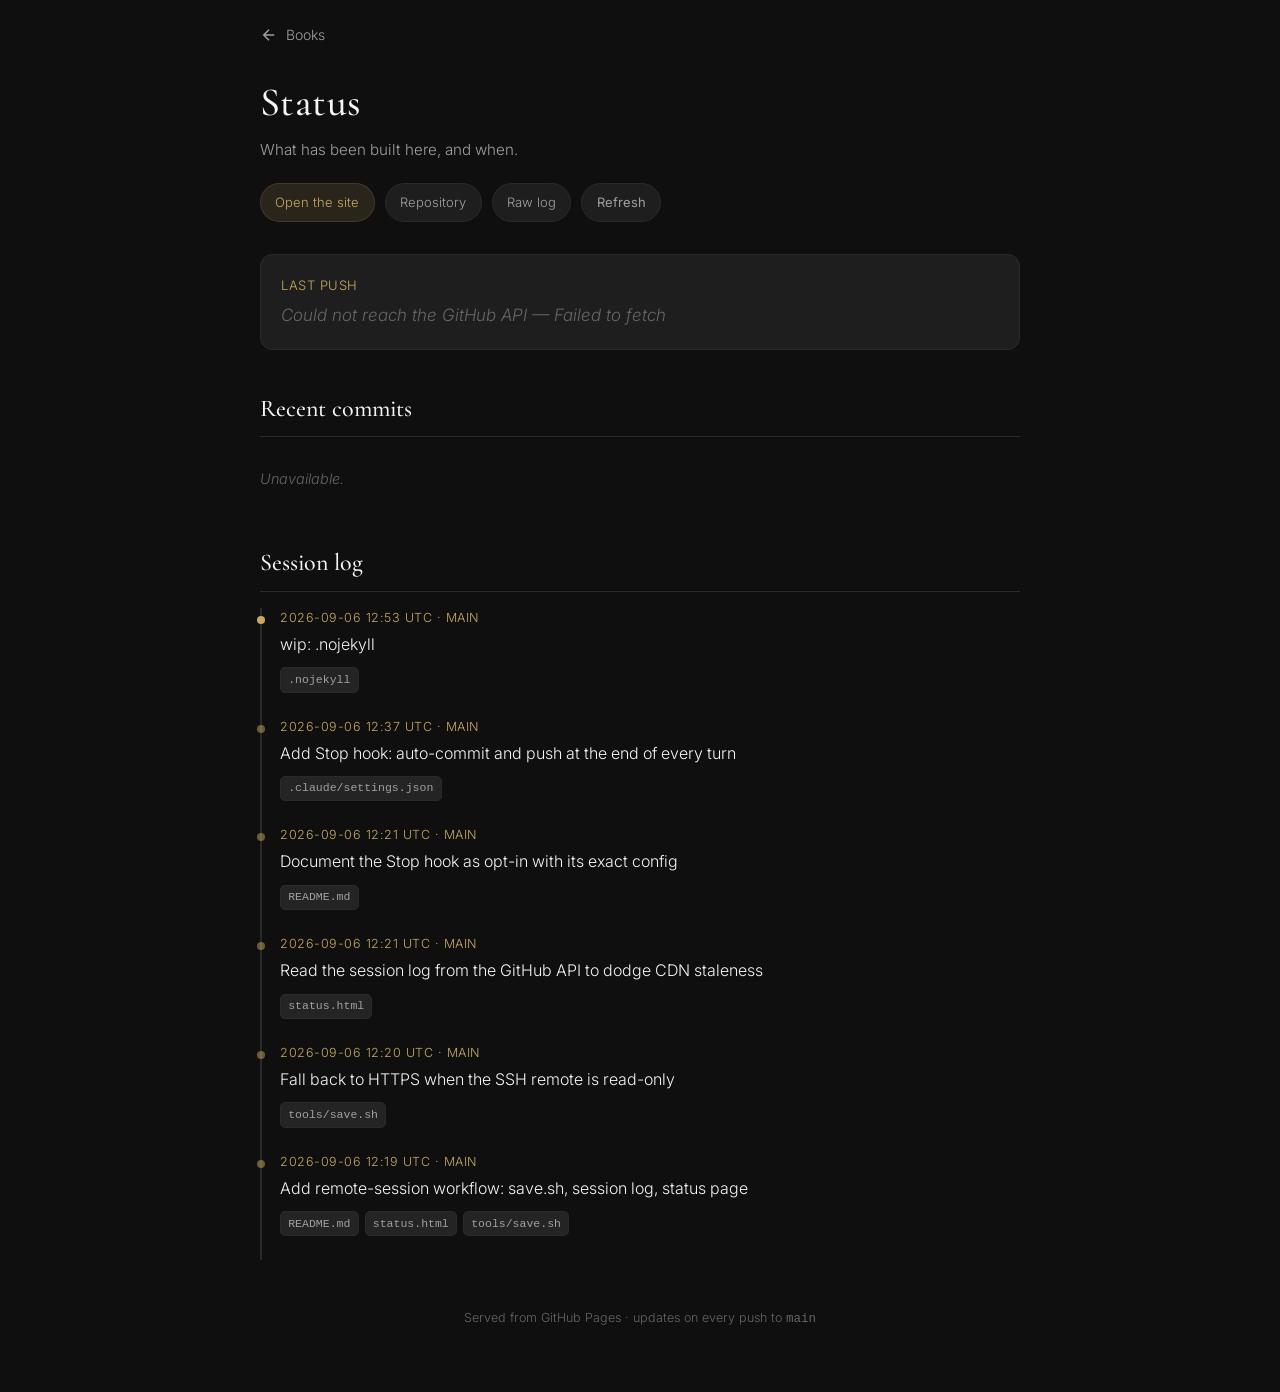
<file: status.html>
<!DOCTYPE html>
<html lang="en">
<head>
<meta charset="UTF-8">
<meta name="viewport" content="width=device-width, initial-scale=1.0">
<title>Status | Books</title>
<link rel="preconnect" href="https://fonts.googleapis.com">
<link rel="preconnect" href="https://fonts.gstatic.com" crossorigin>
<link href="https://fonts.googleapis.com/css2?family=Cormorant+Garamond:wght@400;500;600&family=Inter:wght@300;400;500;600&display=swap" rel="stylesheet">
<style>
:root {
    --bg-primary: #0f0f0f;
    --bg-card: #1e1e1e;
    --bg-tertiary: #242424;
    --text-primary: #f5f5f5;
    --text-secondary: #a0a0a0;
    --text-muted: #666666;
    --accent: #c9a962;
    --accent-soft: rgba(201, 169, 98, 0.15);
    --border: #2a2a2a;
    --font-serif: 'Cormorant Garamond', Georgia, serif;
    --font-sans: 'Inter', -apple-system, BlinkMacSystemFont, sans-serif;
}
*, *::before, *::after { box-sizing: border-box; margin: 0; padding: 0; }
body {
    background: var(--bg-primary);
    color: var(--text-primary);
    font-family: var(--font-sans);
    font-weight: 300;
    line-height: 1.6;
    padding: 1.5rem 1.25rem 4rem;
    -webkit-font-smoothing: antialiased;
}
.container { max-width: 760px; margin: 0 auto; }

header { margin-bottom: 2rem; }
.back-link {
    display: inline-flex; align-items: center; gap: 0.5rem;
    color: var(--text-secondary); text-decoration: none;
    font-size: 0.875rem; margin-bottom: 1.5rem;
    transition: color 150ms ease;
}
.back-link:hover { color: var(--accent); }
h1 { font-family: var(--font-serif); font-size: 2.5rem; font-weight: 500; letter-spacing: 0.01em; }
.subtitle { color: var(--text-secondary); font-size: 0.95rem; margin-top: 0.25rem; }

.actions { display: flex; flex-wrap: wrap; gap: 0.625rem; margin-top: 1.25rem; }
.action {
    display: inline-flex; align-items: center; gap: 0.4rem;
    padding: 0.5rem 0.9rem; border-radius: 999px;
    border: 1px solid var(--border); background: var(--bg-card);
    color: var(--text-secondary); text-decoration: none;
    font-size: 0.8125rem; font-family: inherit; cursor: pointer;
    transition: all 150ms ease;
}
.action:hover { border-color: var(--accent); color: var(--accent); }
.action.primary { border-color: var(--accent-soft); color: var(--accent); background: var(--accent-soft); }

h2 {
    font-family: var(--font-serif); font-size: 1.5rem; font-weight: 500;
    margin: 2.5rem 0 1rem; padding-bottom: 0.5rem;
    border-bottom: 1px solid var(--border);
}

.pulse {
    background: var(--bg-card); border: 1px solid var(--border);
    border-radius: 12px; padding: 1.25rem; margin-top: 1.5rem;
}
.pulse .when { color: var(--accent); font-size: 0.8125rem; letter-spacing: 0.04em; text-transform: uppercase; }
.pulse .what { font-size: 1.0625rem; margin-top: 0.4rem; word-break: break-word; }
.pulse .meta { color: var(--text-muted); font-size: 0.8125rem; margin-top: 0.5rem; }

ol.commits { list-style: none; }
ol.commits li {
    display: flex; gap: 0.875rem; padding: 0.875rem 0;
    border-bottom: 1px solid var(--border);
}
ol.commits li:last-child { border-bottom: none; }
.sha {
    flex-shrink: 0; font-family: ui-monospace, SFMono-Regular, Menlo, monospace;
    font-size: 0.75rem; color: var(--accent); text-decoration: none;
    background: var(--accent-soft); padding: 0.15rem 0.45rem;
    border-radius: 5px; height: fit-content; margin-top: 0.15rem;
}
.commit-body { min-width: 0; }
.commit-msg { font-size: 0.9375rem; word-break: break-word; }
.commit-meta { color: var(--text-muted); font-size: 0.78125rem; margin-top: 0.15rem; }

.entry { border-left: 2px solid var(--border); padding: 0 0 1.5rem 1.125rem; position: relative; }
.entry::before {
    content: ''; position: absolute; left: -5px; top: 0.5rem;
    width: 8px; height: 8px; border-radius: 50%;
    background: var(--accent); opacity: 0.5;
}
.entry:first-child::before { opacity: 1; }
.entry .stamp { color: var(--accent); font-size: 0.78125rem; letter-spacing: 0.04em; text-transform: uppercase; }
.entry .msg { margin-top: 0.25rem; word-break: break-word; }
.files { display: flex; flex-wrap: wrap; gap: 0.375rem; margin-top: 0.625rem; }
.file {
    font-family: ui-monospace, SFMono-Regular, Menlo, monospace;
    font-size: 0.72rem; color: var(--text-secondary);
    background: var(--bg-tertiary); border: 1px solid var(--border);
    padding: 0.15rem 0.45rem; border-radius: 5px;
    max-width: 100%; overflow: hidden; text-overflow: ellipsis; white-space: nowrap;
}
.muted { color: var(--text-muted); font-size: 0.9rem; font-style: italic; }
footer { margin-top: 3rem; color: var(--text-muted); font-size: 0.78125rem; text-align: center; }
</style>
</head>
<body>
<div class="container">
    <header>
        <a class="back-link" href="./">
            <svg width="18" height="18" viewBox="0 0 24 24" fill="none" stroke="currentColor" stroke-width="2"><path d="M19 12H5M12 19l-7-7 7-7"/></svg>
            <span>Books</span>
        </a>
        <h1>Status</h1>
        <p class="subtitle">What has been built here, and when.</p>
        <div class="actions">
            <a class="action primary" href="./">Open the site</a>
            <a class="action" href="https://github.com/rashyl6/books" target="_blank" rel="noopener">Repository</a>
            <a class="action" href="https://github.com/rashyl6/books/blob/main/SESSION-LOG.md" target="_blank" rel="noopener">Raw log</a>
            <button class="action" id="refresh" type="button">Refresh</button>
        </div>
    </header>

    <div class="pulse" id="pulse">
        <div class="when">Last push</div>
        <div class="what muted">Loading…</div>
    </div>

    <h2>Recent commits</h2>
    <ol class="commits" id="commits"><li><span class="muted">Loading…</span></li></ol>

    <h2>Session log</h2>
    <div id="log"><p class="muted">Loading…</p></div>

    <footer>Served from GitHub Pages · updates on every push to <code>main</code></footer>
</div>

<script>
const REPO = 'rashyl6/books';

function ago(date) {
    const s = Math.floor((Date.now() - date.getTime()) / 1000);
    if (s < 60) return 'just now';
    const units = [['minute', 60], ['hour', 3600], ['day', 86400], ['week', 604800], ['month', 2629800], ['year', 31557600]];
    let label = 'just now';
    for (const [name, size] of units) {
        if (s < size) break;
        const n = Math.floor(s / size);
        label = n + ' ' + name + (n === 1 ? '' : 's') + ' ago';
    }
    return label;
}

function el(tag, cls, text) {
    const n = document.createElement(tag);
    if (cls) n.className = cls;
    if (text !== undefined) n.textContent = text;
    return n;
}

async function loadCommits() {
    const list = document.getElementById('commits');
    const pulse = document.getElementById('pulse');
    try {
        const res = await fetch('https://api.github.com/repos/' + REPO + '/commits?per_page=20', {
            headers: { Accept: 'application/vnd.github+json' }
        });
        if (!res.ok) throw new Error('GitHub API returned ' + res.status);
        const commits = await res.json();
        if (!commits.length) throw new Error('no commits');

        const top = commits[0];
        const when = new Date(top.commit.author.date);
        pulse.replaceChildren(
            el('div', 'when', 'Last push · ' + ago(when)),
            el('div', 'what', top.commit.message.split('\n')[0]),
            el('div', 'meta', when.toLocaleString() + ' · ' + (top.commit.author.name || 'unknown'))
        );

        list.replaceChildren(...commits.map(c => {
            const li = el('li');
            const sha = el('a', 'sha', c.sha.slice(0, 7));
            sha.href = c.html_url;
            sha.target = '_blank';
            sha.rel = 'noopener';
            const body = el('div', 'commit-body');
            body.append(
                el('div', 'commit-msg', c.commit.message.split('\n')[0]),
                el('div', 'commit-meta', ago(new Date(c.commit.author.date)) + ' · ' + (c.commit.author.name || 'unknown'))
            );
            li.append(sha, body);
            return li;
        }));
    } catch (err) {
        pulse.replaceChildren(
            el('div', 'when', 'Last push'),
            el('div', 'what muted', 'Could not reach the GitHub API — ' + err.message)
        );
        list.replaceChildren(el('li', 'muted', 'Unavailable.'));
    }
}

// The log format is written by tools/save.sh, so it is parsed directly rather
// than run through a general markdown renderer.
function parseLog(text) {
    const marker = text.indexOf('<!-- log -->');
    const body = marker === -1 ? text : text.slice(marker + '<!-- log -->'.length);
    return body.split(/\n(?=### )/)
        .map(chunk => chunk.trim())
        .filter(chunk => chunk.startsWith('### '))
        .map(chunk => {
            const lines = chunk.split('\n');
            const stamp = lines[0].replace(/^###\s*/, '');
            const files = [];
            const msg = [];
            for (const line of lines.slice(1)) {
                const file = line.match(/^-\s*`(.+)`\s*$/);
                if (file) files.push(file[1]);
                else if (line.trim()) msg.push(line.trim());
            }
            return { stamp, message: msg.join(' '), files };
        });
}

// The Pages CDN can serve a minutes-old copy of SESSION-LOG.md, which would
// show a log that lags the commits listed right above it. The GitHub API is
// authoritative and fresh, so it goes first; the served file is the fallback
// for when the API is rate-limited or this page is opened from disk.
async function fetchLog() {
    try {
        const res = await fetch('https://api.github.com/repos/' + REPO + '/contents/SESSION-LOG.md?ref=main', {
            headers: { Accept: 'application/vnd.github.raw' }
        });
        if (res.ok) return await res.text();
    } catch (err) {
        /* fall through to the local copy */
    }
    const res = await fetch('SESSION-LOG.md?t=' + Date.now());
    if (!res.ok) throw new Error('SESSION-LOG.md returned ' + res.status);
    return await res.text();
}

async function loadLog() {
    const target = document.getElementById('log');
    try {
        const entries = parseLog(await fetchLog());
        if (!entries.length) {
            target.replaceChildren(el('p', 'muted', 'No entries yet — the first save will write one.'));
            return;
        }
        target.replaceChildren(...entries.map(entry => {
            const div = el('div', 'entry');
            div.append(el('div', 'stamp', entry.stamp), el('div', 'msg', entry.message));
            if (entry.files.length) {
                const files = el('div', 'files');
                files.append(...entry.files.map(f => el('span', 'file', f)));
                div.append(files);
            }
            return div;
        }));
    } catch (err) {
        target.replaceChildren(el('p', 'muted', 'Could not load the log — ' + err.message));
    }
}

function refresh() { loadCommits(); loadLog(); }
document.getElementById('refresh').addEventListener('click', refresh);
refresh();
</script>
</body>
</html>
</file>
